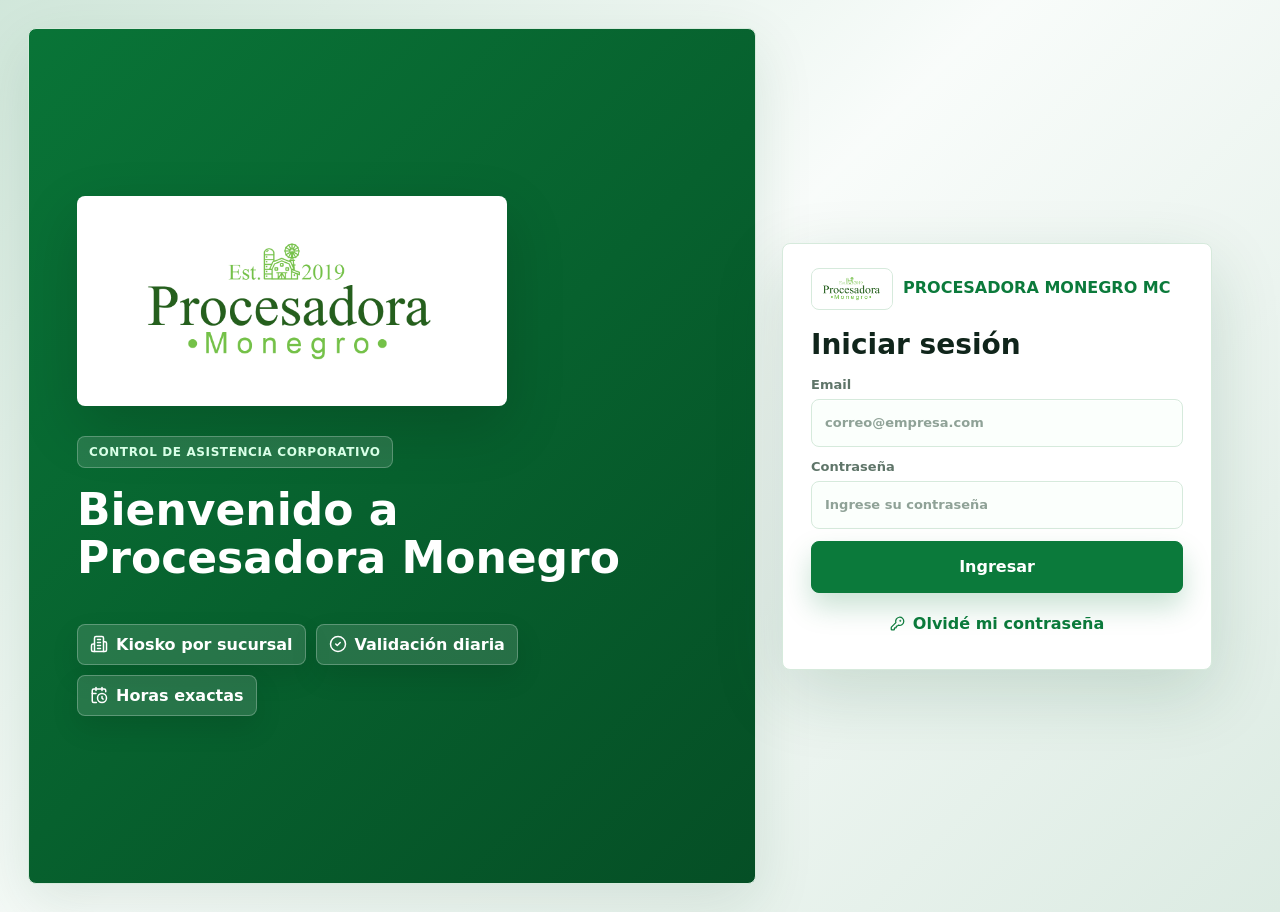
<file: index.html>
<!doctype html>
<html lang="es">
  <head>
    <meta charset="UTF-8" />
    <meta name="viewport" content="width=device-width, initial-scale=1.0" />
    <title>Procesadora Monegro | App oficial de asistencia y produccion</title>
    <meta name="description" content="Aplicacion oficial de Procesadora Monegro MC para asistencia, produccion, reportes de tienda, ventas y control operativo." />
    <meta name="application-name" content="Procesadora Monegro" />
    <meta name="theme-color" content="#0b7a3b" />
    <meta name="robots" content="index, follow" />
    <link rel="canonical" href="https://procesadoramonegro.com/" />
    <link rel="manifest" href="./site.webmanifest" />
    <link rel="icon" type="image/png" href="./assets/procesadora-monegro.png" />
    <link rel="apple-touch-icon" href="./assets/procesadora-monegro.png" />
    <meta property="og:site_name" content="Procesadora Monegro MC" />
    <meta property="og:title" content="Procesadora Monegro" />
    <meta property="og:description" content="Aplicacion oficial de Procesadora Monegro MC para asistencia, produccion y reportes operativos." />
    <meta property="og:type" content="website" />
    <meta property="og:url" content="https://procesadoramonegro.com/" />
    <meta property="og:image" content="https://procesadoramonegro.com/assets/procesadora-monegro.png" />
    <script type="application/ld+json">
      {
        "@context": "https://schema.org",
        "@graph": [
          {
            "@type": "Organization",
            "@id": "https://procesadoramonegro.com/#organization",
            "name": "Procesadora Monegro MC",
            "alternateName": ["Procesadora Monegro", "Procesadora Monegro MC"],
            "url": "https://procesadoramonegro.com/",
            "logo": "https://procesadoramonegro.com/assets/procesadora-monegro.png"
          },
          {
            "@type": "WebSite",
            "@id": "https://procesadoramonegro.com/#website",
            "name": "Procesadora Monegro",
            "url": "https://procesadoramonegro.com/",
            "publisher": {
              "@id": "https://procesadoramonegro.com/#organization"
            },
            "inLanguage": "es"
          },
          {
            "@type": "WebApplication",
            "@id": "https://procesadoramonegro.com/#app",
            "name": "Procesadora Monegro",
            "applicationCategory": "BusinessApplication",
            "operatingSystem": "Web",
            "url": "https://procesadoramonegro.com/",
            "description": "Aplicacion oficial de Procesadora Monegro MC para asistencia, produccion, reportes de tienda, ventas y control operativo.",
            "publisher": {
              "@id": "https://procesadoramonegro.com/#organization"
            }
          }
        ]
      }
    </script>
    <script type="module" crossorigin src="./assets/index-hgfBtBB6.js"></script>
    <link rel="stylesheet" crossorigin href="./assets/index-CM6Rj_T6.css">
  </head>
  <body>
    <div id="root"></div>
  </body>
</html>
</file>
<file: assets/index-CM6Rj_T6.css>
:root{color-scheme:light;--bg: #eef7f2;--panel: #ffffff;--panel-soft: #f5fbf7;--ink: #10251b;--muted: #5f7569;--line: #d6eadc;--green: #0b7a3b;--green-dark: #075e2d;--green-soft: #e7f7ed;--danger: #c2413a;--amber: #b7791f;--shadow: 0 20px 60px rgba(13, 80, 42, .12);font-family:Inter,ui-sans-serif,system-ui,-apple-system,BlinkMacSystemFont,Segoe UI,sans-serif}*{box-sizing:border-box}body{margin:0;background:var(--bg);color:var(--ink)}button,input,select,textarea{font:inherit}button,.button{min-height:42px;border:1px solid var(--line);border-radius:8px;background:var(--panel);color:var(--ink);padding:10px 14px;display:inline-flex;align-items:center;justify-content:center;gap:8px;cursor:pointer;text-decoration:none;font-weight:800}button:hover,.button:hover{border-color:var(--green)}button:disabled{opacity:.58;cursor:not-allowed}.primary{background:var(--green);border-color:var(--green);color:#fff}.primary:hover{background:var(--green-dark)}.danger{background:var(--danger);border-color:var(--danger);color:#fff}.ghost{background:transparent}.big-button{width:100%;min-height:52px;font-size:16px}.public-page{min-height:100vh;display:grid;grid-template-columns:minmax(560px,1fr) minmax(380px,470px);gap:26px;padding:28px;align-items:center;background:linear-gradient(135deg,#0b7a3b21,#ffffff9e 46%,#075e2d14),var(--bg)}.login-hero,.kiosk-shell,.auth-card,.panel,.hero-panel,.metric{background:var(--panel);border:1px solid var(--line);border-radius:8px;box-shadow:var(--shadow)}.login-hero{min-height:calc(100vh - 44px);padding:48px;display:flex;flex-direction:column;justify-content:center;background:linear-gradient(135deg,#097437f5,#054e25fa),#0b7a3b;color:#fff;overflow:hidden}.hero-logo-card{width:min(430px,100%);margin-bottom:30px;padding:16px;border-radius:8px;background:#fff;border:1px solid rgba(255,255,255,.34);box-shadow:0 22px 60px #00000029}.hero-logo{display:block;width:100%;max-height:210px;object-fit:contain}.hero-brand{width:fit-content;display:flex;align-items:center;gap:12px;color:#d9ffe7;font-weight:900;margin-bottom:18px;padding:8px 11px;border:1px solid rgba(255,255,255,.24);border-radius:8px;background:#ffffff1f;font-size:12px;text-transform:uppercase;letter-spacing:.05em}.login-hero h1{max-width:680px;margin:0 0 14px;font-size:44px;line-height:1.08;letter-spacing:0}.login-hero p{max-width:560px;margin:0;color:#eafff0;font-size:17px;line-height:1.5}.auth-highlights{display:flex;flex-wrap:wrap;gap:10px;margin-top:28px}.auth-highlights span{display:inline-flex;align-items:center;gap:8px;background:#ffffff21;border:1px solid rgba(255,255,255,.25);border-radius:8px;padding:10px 12px;font-weight:900;box-shadow:0 12px 28px #0000001a}.kiosk-shell{padding:22px}.kiosk-panel{display:grid;gap:20px}.kiosk-header{display:flex;align-items:flex-start;justify-content:space-between;gap:16px;padding:22px;border-radius:8px;background:linear-gradient(135deg,#0b7a3b,#0e9f4d);color:#fff}.kiosk-header h1{margin:5px 0 8px;font-size:36px;line-height:1.05;letter-spacing:0}.kiosk-header p{color:#e9fff0;margin:0;font-size:16px}.kiosk-header .eyebrow{color:#d9ffe7}.kiosk-badge{display:inline-flex;align-items:center;gap:8px;min-width:118px;justify-content:center;background:#ffffff24;border:1px solid rgba(255,255,255,.24);border-radius:8px;padding:12px;font-weight:900}.kiosk-step h2,.panel h2,.section-title h2{margin:0;font-size:20px;letter-spacing:0}.kiosk-step{display:grid;gap:12px}.branch-grid,.employee-grid{display:grid;grid-template-columns:repeat(auto-fill,minmax(190px,1fr));gap:12px}.branch-card,.employee-card{min-height:96px;align-items:flex-start;flex-direction:column;text-align:left;border:2px solid var(--line);background:#fff}.branch-card strong,.employee-card strong{font-size:17px}.branch-card span,.employee-card span{color:var(--muted);font-size:13px}.branch-card.active,.employee-card.active{border-color:var(--green);background:var(--green-soft);color:var(--green-dark)}.status-pill{width:fit-content;margin-top:6px;border-radius:999px;padding:5px 9px;font-size:12px;font-weight:900}.status-pill.pendiente{background:#f1f5f2;color:#5f7569}.status-pill.trabajando{background:#e4f7eb;color:var(--green)}.status-pill.descanso{background:#fff6dc;color:var(--amber)}.status-pill.cerrado{background:#edf4ff;color:#2563eb}.status-pill.danger{background:#fff0ed;color:#c23b32}.status-pill.attendance-status{margin-top:0;white-space:nowrap}.attendance-photo-link{display:inline-flex;align-items:center;gap:7px;padding:4px 8px 4px 4px;border:1px solid var(--line);border-radius:10px;background:#f7fcf9;color:var(--green-dark);font-size:12px;font-weight:900;text-decoration:none}.attendance-photo-link img{width:42px;height:34px;border-radius:7px;object-fit:cover;display:block}.permission-evidence-thumb{display:inline-grid;gap:6px;width:92px;color:var(--green-dark);font-size:11px;font-weight:900;text-align:center;text-decoration:none}.permission-evidence-thumb img{width:92px;height:64px;border:1px solid var(--line);border-radius:8px;object-fit:cover;background:#f7fcf9;display:block}.permission-evidence-thumb:hover img,.evidence-file-link:hover{border-color:var(--green);box-shadow:0 8px 18px #0f753a1f}.evidence-file-link{display:inline-flex;align-items:center;gap:7px;max-width:220px;padding:8px 10px;border:1px solid var(--line);border-radius:8px;color:var(--green-dark);font-size:12px;font-weight:900;text-decoration:none}.evidence-file-link span{overflow:hidden;text-overflow:ellipsis;white-space:nowrap}.success-empty{border-color:#bfe8cd;background:#f2fbf5;color:var(--green-dark)}.security-banner{display:flex;align-items:center;justify-content:space-between;gap:14px;margin-bottom:16px;padding:14px 16px;border:1px solid #bfe8cd;border-radius:8px;background:#f2fbf5;color:var(--green-dark);box-shadow:0 12px 34px #0d502a14}.security-banner.enabled{background:#edf8f1}.security-banner strong{display:inline-flex;align-items:center;gap:8px;color:var(--green-dark);font-size:15px}.security-banner p{margin:4px 0 0;color:var(--muted);font-weight:750}.security-banner>span{white-space:nowrap;font-weight:900}.two-factor-setup{display:grid;grid-template-columns:minmax(220px,1fr) 150px auto;align-items:end;gap:10px;min-width:min(720px,100%)}.two-factor-secret{display:grid;gap:4px}.two-factor-secret-row{display:flex;align-items:center;gap:8px;flex-wrap:wrap}.two-factor-secret span,.two-factor-secret small{color:var(--muted);font-size:12px;font-weight:800}.two-factor-secret strong{width:fit-content;padding:8px 10px;border:1px solid var(--line);border-radius:8px;background:#fff;color:var(--ink);font-family:ui-monospace,SFMono-Regular,Menlo,Consolas,monospace;letter-spacing:.08em}.icon-inline{display:inline-flex;align-items:center;gap:6px;min-height:36px}.security-audit-card{display:grid;grid-template-columns:minmax(280px,1fr) auto;align-items:center;gap:18px;border-color:#bfe8cd;background:linear-gradient(135deg,#0c7e3d14,#fffffff0),#fff}.security-audit-card.warning{border-color:#f0d58f;background:linear-gradient(135deg,#f3b4251f,#fffffff5),#fff}.security-audit-card h2{display:inline-flex;align-items:center;gap:8px;margin:4px 0 6px}.security-audit-card p{margin:0;color:var(--muted);font-weight:750;max-width:760px}.security-audit-metrics{display:grid;grid-template-columns:repeat(3,minmax(120px,1fr));gap:10px}.security-audit-metrics div{min-height:74px;padding:12px;border:1px solid var(--line);border-radius:8px;background:#ffffffd1}.security-audit-metrics span{display:block;color:var(--muted);font-size:12px;font-weight:900}.security-audit-metrics strong{display:block;margin-top:6px;color:var(--green-dark);font-size:18px}.missing-branches-table td{white-space:normal;vertical-align:top}.missing-branches-table td:last-child{min-width:260px}.missing-date-list{display:flex;flex-wrap:wrap;gap:6px;max-height:120px;overflow-y:auto}.missing-date-list span{display:inline-flex;align-items:center;min-height:26px;border:1px solid #f2c6bd;border-radius:999px;padding:3px 8px;background:#fff8f6;color:#a7332c;font-weight:850;font-size:12px}.product-date-list span{border-color:#bfe8cd;background:#f2fbf5;color:var(--green-dark)}.kiosk-actions{display:grid;grid-template-columns:minmax(260px,.9fr) minmax(260px,.8fr);gap:16px}.capture-card{display:grid;gap:12px;padding:16px;background:var(--panel-soft);border:1px solid var(--line);border-radius:8px}.capture-head strong{display:block;font-size:17px}.capture-head span{color:var(--muted);font-size:13px;font-weight:800}.upload-button{min-height:54px;display:flex;align-items:center;justify-content:center;gap:9px;border:2px dashed #b8dfc5;border-radius:8px;background:#fff;color:var(--green-dark);cursor:pointer}.upload-button:hover{border-color:var(--green);background:var(--green-soft)}.upload-button input{display:none}.notes-field textarea{background:#fff;min-height:120px}.photo-preview{width:100%;max-height:210px;object-fit:cover;border-radius:8px;border:1px solid var(--line)}.kiosk-buttons{display:grid;align-content:start;gap:12px}.selected-employee{min-height:54px;display:flex;align-items:center;justify-content:center;background:#fff;border:1px solid var(--line);border-radius:8px;color:var(--muted);font-weight:900}.kiosk-button{min-height:92px;font-size:22px;border-radius:8px}.soft-warning{background:#fff4d6;border-color:#f4d58a;color:#8a5600}.soft-warning:hover{border-color:var(--amber)}.soft-green{background:#e8f7ed;border-color:#a8dfb7;color:var(--green-dark)}.soft-green:hover{border-color:var(--green)}.kiosk-confirm{display:grid;grid-template-columns:auto 1fr auto;align-items:center;gap:14px;padding:16px;border-radius:8px;border:2px solid}.kiosk-confirm.success{color:var(--green-dark);background:#e8f8ee;border-color:#98d9ad}.kiosk-confirm.error-state{color:var(--danger);background:#fff3f1;border-color:#efc4bf;grid-template-columns:1fr}.kiosk-confirm strong{font-size:18px;display:block}.kiosk-confirm p{margin:3px 0 0}.kiosk-confirm img{width:92px;height:70px;object-fit:cover;border-radius:8px;border:1px solid #98d9ad}.auth-card{align-self:center;width:min(100%,430px);padding:24px 28px;box-shadow:0 24px 70px #0d502a29}.kiosk-app{min-height:100vh;background:var(--bg)}.kiosk-app-header{position:sticky;top:0;z-index:5;display:grid;grid-template-columns:1fr auto auto;gap:18px;align-items:center;padding:14px 22px;background:#fff;border-bottom:1px solid var(--line)}.kiosk-app-header .brand-row{margin:0}.kiosk-app-header strong{display:block;font-size:18px;color:var(--ink);text-align:right}.kiosk-app-header span{color:var(--muted);font-size:12px;font-weight:900}.kiosk-mobile-menu{display:none}.kiosk-menu-button{min-width:44px;min-height:44px;padding:8px;color:var(--green-dark);background:#fff;border-color:var(--line);box-shadow:0 10px 24px #0d502a14}.kiosk-session-menu{position:absolute;top:calc(100% + 8px);left:0;z-index:90;min-width:190px;padding:8px;border:1px solid var(--line);border-radius:12px;background:#fff;box-shadow:0 18px 42px #0d502a2e}.kiosk-session-menu button{width:100%;justify-content:flex-start;color:var(--green-dark);background:var(--panel-soft)}.kiosk-only{padding:22px;max-width:1280px;margin:0 auto}.kiosk-only .kiosk-panel{background:#fff;border:1px solid var(--line);border-radius:8px;box-shadow:var(--shadow);padding:22px}.brand-row{display:flex;align-items:center;gap:10px;font-weight:900;color:var(--green);margin-bottom:18px;line-height:1.15}.brand-row span{overflow-wrap:anywhere}.brand-row img{width:82px;height:42px;object-fit:contain;border-radius:8px;background:#fff;border:1px solid var(--line)}.auth-card .brand-row{margin-bottom:18px}.auth-tabs{display:grid;grid-template-columns:1fr 1fr;gap:8px;background:var(--panel-soft);border:1px solid var(--line);border-radius:8px;padding:5px;margin-bottom:26px}.auth-tabs button{border-color:transparent;background:transparent}.auth-tabs .active{background:#fff;border-color:var(--line);color:var(--green)}.auth-card h2{margin:0 0 6px;font-size:28px;letter-spacing:0}.auth-card p,.topbar p,.report-head p,.hero-panel p{color:var(--muted);margin:0;line-height:1.5}.form-stack{display:grid;gap:12px;margin-top:16px}label{display:grid;gap:7px;color:var(--muted);font-size:13px;font-weight:900}.field-help{color:var(--muted);font-size:12px;font-weight:700}input,select,textarea{width:100%;min-height:46px;border:1px solid var(--line);border-radius:8px;padding:11px 13px;background:#fbfffc;color:var(--ink)}.auth-card input{min-height:48px;font-weight:750;box-shadow:inset 0 1px #ffffffbf}input::placeholder,textarea::placeholder{color:#8fa297}input:focus,select:focus,textarea:focus{outline:3px solid rgba(11,122,59,.14);border-color:var(--green)}textarea{min-height:92px;resize:vertical}.error,.notice{border-radius:8px;padding:11px 12px;font-size:13px;line-height:1.45;overflow-wrap:anywhere}.error{background:#fff2f0;color:var(--danger);border:1px solid #efc4bf}.notice{background:#e8f7ed;color:var(--green-dark);border:1px solid #b9e5c7;margin-bottom:16px}.link-button{width:100%;margin-top:10px;border-color:transparent;color:var(--green);background:transparent}.big-button.primary{box-shadow:0 14px 28px #0b7a3b38}.big-button.primary:hover{box-shadow:0 18px 34px #075e2d40}.app{min-height:100vh;display:grid;grid-template-columns:270px minmax(0,1fr)}.sidebar{position:sticky;top:0;height:100vh;background:#083b20;color:#fff;padding:22px;display:flex;flex-direction:column}.sidebar .brand-row{color:#fff;margin-bottom:20px}.sidebar .brand-row img{border-color:#ffffff38}.user-card{background:#ffffff1a;border:1px solid rgba(255,255,255,.16);border-radius:8px;padding:14px;margin-bottom:18px}.user-card strong{display:block;font-size:15px}.user-card span{color:#bde8c9;font-size:12px;font-weight:900}.sidebar nav{display:grid;gap:6px;flex:1;min-height:0;overflow-y:visible;overflow-x:hidden;align-content:start;padding-right:0}.sidebar nav button,.logout{color:#e8fff0;border-color:transparent;justify-content:flex-start;background:transparent;min-height:46px;padding:10px 14px;font-size:16px;font-weight:950;line-height:1.15}.sidebar nav button:hover,.sidebar nav .active{background:#ffffff24;color:#fff}.logout{margin-top:14px;flex-shrink:0}.grouped-nav{gap:7px}.nav-group{display:grid;gap:5px}.nav-group-toggle{width:100%;min-height:46px;color:#e8fff0;border-color:transparent;justify-content:flex-start;background:transparent;font-size:16px;font-weight:950;text-transform:none;letter-spacing:0;padding:10px 14px}.nav-group-toggle b{display:none}.nav-group-items{display:grid;gap:5px;padding-left:10px;border-left:1px solid rgba(255,255,255,.13);margin-left:10px}.sidebar nav button.nested{min-height:36px;padding:7px 10px;color:#dff9e8;background:#ffffff0a;font-size:15px;font-weight:900}.sidebar nav button.nested.active{background:#ffffff24;box-shadow:inset 3px 0 #a8efbd}.content{padding:28px;max-width:none;width:100%;min-width:0}.topbar{display:flex;align-items:flex-start;justify-content:space-between;gap:16px;margin-bottom:20px}.topbar h1{margin:4px 0;font-size:30px;letter-spacing:0}.top-actions{display:flex;gap:10px;align-items:center}.top-actions select{min-width:220px}.searchable-filter{min-width:340px}.searchable-filter input{min-height:42px;background:#fff}.eyebrow{color:var(--green);font-size:12px;font-weight:900;text-transform:uppercase;letter-spacing:.06em}.mobile-nav-trigger,.mobile-nav-backdrop,.mobile-topbar-subtitle{display:none}.mobile-client-app{display:block;min-height:100dvh;background:#eef8f2}.mobile-client-app .mobile-nav-backdrop{position:fixed;top:0;right:0;bottom:0;left:0;z-index:180;display:block;min-height:0;padding:0;border:0;border-radius:0;background:#031c0f7a}.mobile-client-app .sidebar{position:fixed;inset:0 auto 0 0;z-index:190;width:min(84vw,332px);height:100dvh;padding:calc(16px + env(safe-area-inset-top)) 14px calc(18px + env(safe-area-inset-bottom));overflow-y:auto;transform:translate(-104%);transition:transform .2s ease;box-shadow:28px 0 55px #031c0f47}.mobile-client-app.mobile-nav-open .sidebar{transform:translate(0)}.mobile-client-app .sidebar .brand-row{align-items:center;margin-bottom:16px}.mobile-client-app .sidebar .brand-row img{width:104px;height:58px}.mobile-client-app .sidebar .brand-row strong{font-size:16px;line-height:1.08}.mobile-client-app .user-card{margin-bottom:18px;border-radius:8px;padding:14px}.mobile-client-app .sidebar nav{grid-template-columns:1fr;gap:12px;overflow:visible}.mobile-client-app .nav-group{gap:7px}.mobile-client-app .nav-group-toggle{border-radius:8px;background:#ffffff14}.mobile-client-app .nav-group-items{gap:7px;margin-left:12px;padding-left:10px}.mobile-client-app .sidebar nav button,.mobile-client-app .logout{width:100%;min-height:48px;border-radius:8px;font-size:15px}.mobile-client-app .logout{margin-top:22px;border-color:#ffffff2e;background:#ffffff0f}.mobile-client-app .content{width:100%;min-height:100dvh;padding:calc(10px + env(safe-area-inset-top)) 10px calc(90px + env(safe-area-inset-bottom))}.mobile-client-app .topbar{position:sticky;top:0;z-index:80;display:grid;grid-template-columns:auto minmax(0,1fr);align-items:center;gap:10px;margin:-10px -10px 12px;padding:calc(10px + env(safe-area-inset-top)) 10px 10px;border-bottom:1px solid rgba(188,224,201,.9);background:#eef8f2f5;-webkit-backdrop-filter:blur(12px);backdrop-filter:blur(12px)}.mobile-client-app .mobile-nav-trigger{display:inline-flex;width:46px;min-width:46px;height:46px;min-height:46px;align-items:center;justify-content:center;padding:0;border-radius:8px;border-color:#cfe7d8;background:#fff;color:#083b20}.mobile-client-app .topbar h1{margin:2px 0 0;font-size:25px;line-height:1.04}.mobile-client-app .mobile-topbar-subtitle{display:block;margin:5px 0 0;color:#5c7065;font-size:13px;font-weight:900}.mobile-client-app .top-actions{grid-column:1 / -1;width:100%;display:grid;grid-template-columns:1fr}.mobile-client-app .top-actions .ghost{width:100%;justify-content:center}.mobile-client-app .panel,.mobile-client-app .hero-panel,.mobile-client-app .metric{border-radius:8px;padding:16px;box-shadow:0 13px 32px #0d502a14}.mobile-client-app .stack{gap:12px}.mobile-client-app .dashboard-grid,.mobile-client-app .production-grid,.mobile-client-app .production-kpis,.mobile-client-app .kpis,.mobile-client-app .admin-alert-grid,.mobile-client-app .admin-summary-grid,.mobile-client-app .dashboard-panel-grid,.mobile-client-app .balance-grid,.mobile-client-app .branch-report-grid,.mobile-client-app .daily-production-layout,.mobile-client-app .product-summary-layout,.mobile-client-app .production-filters,.mobile-client-app .ops-filters,.mobile-client-app .branch-report-form{grid-template-columns:1fr}.mobile-client-app .section-title{align-items:flex-start;flex-direction:column;gap:8px}.mobile-client-app .section-actions{width:100%;justify-content:flex-start}.mobile-client-app .table-wrap{border-radius:8px;overflow-x:auto}.mobile-branch-list{display:grid;gap:10px}.mobile-branch-card{width:100%;min-height:88px;display:grid;gap:5px;align-items:center;justify-items:start;text-align:left;padding:14px;border:1px solid #cfe7d8;border-radius:8px;background:#f8fcfa;color:#061e15}.mobile-branch-card.active{border-color:var(--green);box-shadow:inset 4px 0 0 var(--green)}.mobile-branch-card span{color:var(--green);font-size:12px;font-weight:950}.mobile-branch-card strong{font-size:16px;line-height:1.15}.mobile-branch-card small{color:#5c7065;font-size:13px;font-weight:850}.mobile-branch-card.missing{padding:0;overflow:hidden;background:snow;border-color:#f0c6c0}.mobile-branch-card.missing>button{width:100%;min-height:88px;display:grid;justify-items:start;gap:5px;padding:14px;border:0;background:transparent;text-align:left}.mobile-missing-dates{padding:0 14px 14px}.dashboard-grid{display:grid;grid-template-columns:1.4fr repeat(3,minmax(155px,.55fr));gap:16px}.hero-panel{padding:24px;background:#fff}.hero-panel h2{margin:8px 0;font-size:28px;letter-spacing:0}.metric{padding:18px;display:grid;align-content:center}.metric span{color:var(--muted);font-size:12px;font-weight:900;text-transform:uppercase;letter-spacing:.05em}.metric strong{margin-top:6px;font-size:28px}.wide{grid-column:1 / -1}.stack{display:grid;gap:18px}.panel{padding:18px;min-width:0}.section-title{display:flex;align-items:center;justify-content:space-between;gap:12px;margin-bottom:16px}.section-title span{color:var(--muted);font-size:12px;font-weight:900}.section-actions{display:flex;align-items:center;justify-content:flex-end;gap:10px;flex-wrap:wrap}.admin-dashboard-hero{display:grid;grid-template-columns:minmax(260px,1fr) auto auto;align-items:center;gap:14px;background:linear-gradient(135deg,#0b7a3b17,#fff0 52%),#fff}.admin-dashboard-hero h2{margin:5px 0 4px;font-size:28px}.admin-dashboard-hero p{margin:0;color:var(--muted);font-weight:800}.quick-actions{position:relative;justify-self:end}.quick-actions-trigger{min-width:190px;justify-content:center;gap:8px}.quick-actions-menu{position:absolute;top:calc(100% + 8px);right:0;z-index:40;display:grid;gap:6px;width:230px;padding:8px;border:1px solid var(--line);border-radius:8px;background:#fff;box-shadow:0 18px 42px #0d502a2e}.quick-actions-menu button{min-height:38px;justify-content:flex-start;color:var(--green-dark);background:var(--panel-soft);border-color:transparent;box-shadow:none}.quick-actions-menu button:hover{border-color:#bfe8cd;background:#fff}.admin-refresh{justify-self:end;white-space:nowrap}.admin-alert-grid,.admin-summary-grid,.balance-grid{display:grid;grid-template-columns:repeat(4,minmax(180px,1fr));gap:12px}.admin-summary-grid{grid-template-columns:repeat(5,minmax(160px,1fr))}.admin-alert-card,.admin-metric-card,.balance-card{display:grid;align-content:start;gap:9px;min-height:158px;padding:14px;border:1px solid var(--line);border-radius:8px;background:#fbfffc}.admin-alert-card.danger,.admin-alert-card.warning{background:#fbfffc}.admin-card-head{display:flex;align-items:center;gap:8px;color:var(--green-dark);font-size:12px;font-weight:950}.admin-alert-card strong,.admin-metric-card strong,.balance-card>strong{min-width:0;color:var(--ink);font-size:26px;line-height:1.1;overflow:hidden;text-overflow:ellipsis}.admin-metric-card strong{font-size:24px;white-space:nowrap}.admin-alert-card ul,.balance-card ul{display:grid;gap:6px;margin:0;padding:0;list-style:none}.admin-alert-card li,.balance-card li,.admin-alert-card p,.balance-card p,.admin-alert-card small,.admin-metric-card small{color:var(--muted);font-size:12px;font-weight:850;line-height:1.35}.alert-detail-button{width:100%;min-height:36px;margin-top:2px;padding:7px 10px;color:var(--green);background:#fff;border-color:#bfe8cd;border-radius:8px;box-shadow:none}.alert-detail-button:hover{background:var(--green-soft);border-color:var(--green)}.admin-alert-detail{scroll-margin-top:92px;border-color:#bfe8cd;background:linear-gradient(180deg,#0b7a3b0d,#fff0 160px),#fff}.admin-alert-detail .section-title h2{color:var(--ink)}.admin-alert-detail.danger{border-color:#efc4bf;background:linear-gradient(180deg,#c23b320f,#fff0 160px),#fff}.admin-alert-detail.warning{border-color:#f1d58f;background:linear-gradient(180deg,#c0841912,#fff0 160px),#fff}.admin-alert-detail .section-title p{margin:4px 0 0;color:var(--muted);font-weight:800}.admin-alert-detail-list{display:grid;grid-template-columns:repeat(auto-fit,minmax(280px,1fr));gap:10px;max-height:520px;overflow:auto;padding-right:4px}.admin-alert-detail-row{display:grid;grid-template-columns:34px 1fr;gap:10px;align-items:flex-start;padding:11px;border:1px solid var(--line);border-radius:8px;background:#fbfffc}.admin-alert-detail-row>b{display:grid;place-items:center;width:28px;height:28px;border-radius:999px;color:#fff;background:var(--green);font-size:12px}.admin-alert-detail-row strong,.admin-alert-detail-row span,.admin-alert-detail-row small{display:block;min-width:0}.admin-alert-detail-row strong{color:var(--ink);overflow-wrap:anywhere}.admin-alert-detail-row span{margin-top:3px;color:var(--muted);font-size:12px;font-weight:900}.admin-alert-detail-row small{margin-top:4px;color:var(--green-dark);font-size:11px;font-weight:850}.alert-row-action{min-height:32px;margin-top:8px;padding:6px 10px;color:var(--green);background:#fff;border-color:#bfe8cd;border-radius:8px;box-shadow:none;font-size:12px}.alert-row-action:hover{background:var(--green-soft);border-color:var(--green)}.balance-card li{display:flex;justify-content:space-between;gap:10px}.balance-card li span{min-width:0;overflow:hidden;text-overflow:ellipsis;white-space:nowrap}.dashboard-panel-grid{display:grid;grid-template-columns:repeat(3,minmax(220px,1fr));gap:18px}.admin-rank-panel{min-height:320px}.admin-rank-list{display:grid;gap:9px}.admin-rank-row{display:grid;grid-template-columns:34px 1fr;align-items:center;gap:10px;padding:10px;border:1px solid var(--line);border-radius:8px;background:var(--panel-soft)}.admin-rank-row>b{display:grid;place-items:center;width:30px;height:30px;border-radius:999px;color:#fff;background:var(--green)}.admin-rank-row strong,.admin-rank-row span{display:block;min-width:0}.admin-rank-row strong{color:var(--ink);overflow-wrap:anywhere}.admin-rank-row span{margin-top:3px;color:var(--muted);font-size:12px;font-weight:900}.button-row{display:flex;gap:10px;flex-wrap:wrap}.export-button{min-height:34px;padding:7px 11px;border-radius:8px;font-size:12px;box-shadow:none}.export-button:disabled{opacity:.55;cursor:not-allowed}.import-panel{background:linear-gradient(135deg,#08843e14,#ffffffeb),#fff}.import-form{display:grid;grid-template-columns:minmax(260px,1fr) auto;gap:12px;align-items:center}.file-drop{min-height:54px;display:flex;align-items:center;gap:12px;padding:14px 16px;border:1px dashed #9ad4ae;border-radius:9px;background:#f8fffa;color:var(--green-dark);font-weight:900;cursor:pointer}.file-drop input{display:none}.import-result{margin-top:14px;padding:14px;border:1px solid var(--line);border-radius:9px;background:#fbfefc}.import-result-grid{margin-top:10px;display:grid;grid-template-columns:repeat(auto-fit,minmax(140px,1fr));gap:10px}.import-result-grid>div{padding:12px;border:1px solid var(--line);border-radius:8px;background:#fff}.import-result-grid span,.import-result-grid small{display:block;color:var(--muted);font-weight:850}.import-result-grid strong{display:block;margin:4px 0;font-size:24px}.inline-form{display:grid;grid-template-columns:repeat(4,minmax(150px,1fr));gap:10px;margin-bottom:16px}.inline-form.user-form{grid-template-columns:repeat(auto-fit,minmax(155px,1fr))}.role-permissions-box{grid-column:1 / -1;display:grid;grid-template-columns:minmax(180px,.35fr) 1fr;gap:14px;padding:14px;border:1px solid var(--line);border-radius:9px;background:#f8fffa}.role-permissions-box strong,.role-permissions-box span{display:block}.role-permissions-box span{margin-top:4px;color:var(--muted);font-size:12px;font-weight:850}.permission-grid{display:grid;grid-template-columns:repeat(auto-fit,minmax(155px,1fr));gap:8px}.permission-grid label{min-height:38px;display:flex;align-items:center;gap:8px;padding:9px 10px;border:1px solid var(--line);border-radius:8px;background:#fff;font-weight:900}.permission-grid label.checked{border-color:#0b8a43;background:#e8f8ee;color:#006b32}.inline-form.branch-form{grid-template-columns:repeat(6,minmax(130px,1fr))}.inline-form.attendance-edit-form{grid-template-columns:repeat(7,minmax(130px,1fr));padding:14px;border:1px solid var(--line);border-radius:8px;background:var(--panel-soft)}.table-wrap{overflow-x:auto;border:1px solid var(--line);border-radius:8px}table{width:100%;border-collapse:collapse;font-size:13px}th,td{text-align:left;padding:11px 12px;border-bottom:1px solid var(--line);white-space:nowrap}th{background:var(--panel-soft);color:var(--muted);font-size:12px;font-weight:900}tr:last-child td{border-bottom:0}.empty{color:var(--muted);padding:20px;border:1px dashed var(--line);border-radius:8px}.row-actions{display:flex;gap:6px}.row-actions button{min-height:34px;padding:6px 9px}.table-action{min-height:32px;padding:6px 12px;border-radius:7px;font-size:12px;box-shadow:none}.clickable-row{cursor:pointer}.clickable-row:focus-visible td,.clickable-row:hover td{background:#f2fbf5}.branch-summary-table tr.selected-row td{background:#e8f7ed;color:var(--green-dark);font-weight:850}.branch-summary-table tbody tr:hover td{background:#f2fbf5}.branch-summary-panel,.production-detail-panel{width:100%}.production-detail-panel{scroll-margin-top:88px}.product-summary-block{display:grid;gap:14px;margin-bottom:20px}.daily-production-block{display:grid;gap:14px;margin-bottom:22px}.product-summary-title{margin-bottom:0}.product-summary-title h3,.daily-report-title h3{margin:0;font-size:20px}.product-summary-title p,.daily-report-title p{margin:4px 0 0;color:var(--muted);font-weight:800}.product-summary-layout{display:grid;grid-template-columns:minmax(420px,1fr) minmax(360px,.82fr);gap:16px;align-items:start}.daily-production-layout{display:grid;grid-template-columns:minmax(420px,.88fr) minmax(420px,1fr);gap:16px;align-items:start}.daily-production-table table{min-width:720px}.daily-production-table tr.selected-row td{background:#e8f7ed;color:var(--green-dark);font-weight:850}.daily-production-detail-card{display:grid;gap:12px;padding:14px;border:1px solid var(--line);border-radius:8px;background:linear-gradient(180deg,#0b7a3b12,#fff0 180px),#fff}.daily-production-detail-head{display:flex;justify-content:space-between;gap:12px;align-items:flex-start}.daily-production-detail-head h3{margin:3px 0 0;font-size:24px;line-height:1.12}.daily-production-detail-head p{margin:4px 0 0;color:var(--muted);font-weight:850}.daily-production-detail-head strong{color:var(--green);font-size:22px;white-space:nowrap}.daily-production-items-table table{min-width:560px}.daily-production-items-table td{white-space:normal;vertical-align:top}.daily-production-items-table .quantity-col{width:105px;text-align:right;font-weight:850}.daily-production-photo-row{display:grid;gap:8px;padding:10px;border:1px solid var(--line);border-radius:8px;background:var(--panel-soft)}.daily-production-photo-row>span{color:var(--muted);font-size:12px;font-weight:900}.product-summary-table table{min-width:720px}.product-summary-table th:nth-child(1),.product-summary-table td:nth-child(1){min-width:310px;white-space:normal;overflow-wrap:anywhere}.product-summary-table th:nth-child(2),.product-summary-table td:nth-child(2),.product-summary-table th:nth-child(3),.product-summary-table td:nth-child(3){width:120px;text-align:right}.product-summary-table th:nth-child(4),.product-summary-table td:nth-child(4){width:120px;text-align:center}.product-summary-table tr.selected-row td{background:#e8f7ed;color:var(--green-dark);font-weight:850}.product-breakdown-card{display:grid;gap:12px;padding:14px;border:1px solid var(--line);border-radius:8px;background:linear-gradient(180deg,#0b7a3b0f,#fff0 180px),#fff}.product-breakdown-head{display:flex;justify-content:space-between;gap:12px;align-items:flex-start}.product-breakdown-head h3{margin:3px 0 0;font-size:18px;line-height:1.2;overflow-wrap:anywhere}.product-breakdown-head strong{color:var(--green);font-size:20px;white-space:nowrap}.product-breakdown-meta{display:flex;gap:8px;flex-wrap:wrap}.product-breakdown-meta span{padding:6px 10px;border:1px solid var(--line);border-radius:999px;background:var(--panel-soft);color:var(--muted);font-size:12px;font-weight:900}.product-breakdown-table table{min-width:520px}.product-breakdown-table .quantity-col{width:105px;text-align:right;font-weight:850}.product-breakdown-table .photo-col{width:70px;text-align:center}.product-breakdown-table td{white-space:normal;vertical-align:top}.daily-report-title{margin:4px 0 12px}.production-detail-panel .production-report-list{max-height:760px;overflow-y:auto;padding-right:6px}.danger-mini{color:#fff;background:var(--danger);border-color:var(--danger)}.employees-panel{width:100%}.employees-panel .section-title{align-items:flex-start}.table-scroll-shell{display:grid;gap:6px}.table-scroll-floating{position:fixed;bottom:12px;z-index:50;height:18px;padding:4px 0;overflow-x:auto;overflow-y:hidden;border-radius:999px;background:linear-gradient(180deg,#f6fcf8f5,#eaf7eff5);border:1px solid rgba(166,207,184,.8);box-shadow:0 10px 24px #0d502a29}.table-scroll-spacer{height:1px}.table-scroll-floating::-webkit-scrollbar,.table-scroll-main::-webkit-scrollbar{height:8px}.table-scroll-floating::-webkit-scrollbar-track,.table-scroll-main::-webkit-scrollbar-track{background:#e9f5ee;border-radius:999px}.table-scroll-floating::-webkit-scrollbar-thumb,.table-scroll-main::-webkit-scrollbar-thumb{background:#a7cdb8;border-radius:999px}.employees-table .table-scroll-main{scrollbar-width:none}.employees-table .table-scroll-main::-webkit-scrollbar{height:0;width:0}.protected-pill{display:inline-flex;align-items:center;min-height:30px;padding:5px 10px;border-radius:999px;background:#eef7f2;border:1px solid var(--line);color:var(--muted);font-weight:900}.employees-table table{min-width:1520px}.employee-view-actions .ghost{min-height:34px;padding:7px 12px;font-size:12px;box-shadow:none}.employee-view-actions .ghost.active{background:var(--green);border-color:var(--green);color:#fff}.empty-cell{padding:22px;color:var(--muted);font-weight:800;text-align:center}.employees-table th,.employees-table td{white-space:normal;vertical-align:top}.employees-table th:nth-child(1),.employees-table td:nth-child(1){min-width:230px}.employees-table th:nth-child(8),.employees-table td:nth-child(8){min-width:170px}.employees-table th:nth-child(9),.employees-table td:nth-child(9){min-width:250px;overflow-wrap:anywhere}.employees-table th:nth-child(10),.employees-table td:nth-child(10){min-width:260px;overflow-wrap:anywhere}.report-head{display:flex;align-items:flex-start;justify-content:space-between;gap:12px;margin-bottom:16px}.report-head h2{margin:0 0 4px}.reports-export-page{max-width:1280px}.report-export-hero{background:linear-gradient(135deg,#0b7a3b14,#fffffff5 58%),#fff}.report-module-grid{display:grid;grid-template-columns:repeat(3,minmax(180px,1fr));gap:12px}.report-module-card{min-height:150px;align-items:flex-start;justify-content:flex-start;flex-direction:column;text-align:left;background:#fff;border:1px solid var(--line);color:var(--ink);box-shadow:none}.report-module-card svg{color:var(--green)}.report-module-card span{font-size:20px;font-weight:950}.report-module-card small{color:var(--muted);font-weight:800;line-height:1.45}.report-module-card.active{border-color:var(--green);background:var(--green-soft);color:var(--green-dark);box-shadow:0 14px 30px #0b7a3b1f}.report-export-builder{display:grid;gap:16px}.report-filter-grid{display:grid;grid-template-columns:repeat(4,minmax(160px,1fr));gap:12px}.report-filter-grid label{display:grid;gap:7px;color:var(--muted);font-size:12px;font-weight:900;text-transform:uppercase}.report-filter-grid input,.report-filter-grid select{min-height:48px;border:1px solid var(--line);border-radius:8px;padding:10px 12px;background:#fff;color:var(--ink);font-weight:750;text-transform:none}.report-field-panel{display:grid;gap:12px;padding:14px;border:1px solid var(--line);border-radius:8px;background:#fbfefc}.report-field-head{display:flex;align-items:center;justify-content:space-between;gap:12px}.report-field-head strong,.report-field-head span{display:block}.report-field-head strong{font-size:17px}.report-field-head span{margin-top:3px;color:var(--muted);font-size:12px;font-weight:850}.report-field-grid{display:grid;grid-template-columns:repeat(auto-fit,minmax(190px,1fr));gap:10px}.report-field-option{min-height:48px;display:flex;align-items:center;gap:10px;padding:10px 12px;border:1px solid var(--line);border-radius:8px;background:#fff;color:var(--muted);font-weight:900;cursor:pointer}.report-field-option input{width:18px;height:18px;accent-color:var(--green)}.report-field-option.active{border-color:#addfbc;background:var(--green-soft);color:var(--green-dark)}.report-export-note{display:flex;align-items:center;gap:9px;padding:12px 14px;border:1px solid #bfe8cd;border-radius:8px;background:#f2fbf5;color:var(--green-dark);font-weight:850}.kpis{display:grid;grid-template-columns:repeat(3,minmax(120px,1fr));gap:12px;margin-bottom:16px}.kpis div{background:var(--panel-soft);border:1px solid var(--line);border-radius:8px;padding:12px}.kpis span{display:block;color:var(--muted);font-size:12px;font-weight:900}.kpis strong{display:block;margin-top:4px;font-size:22px}.kpis small{display:block;margin-top:6px;color:var(--muted);font-weight:900}.production-page .report-head{align-items:flex-start}.production-filters{display:grid;grid-template-columns:repeat(4,minmax(150px,1fr));gap:10px;min-width:min(940px,100%);align-items:start}.production-filters input,.production-filters select{min-height:42px;padding:9px 12px}.production-filters .searchable-filter{min-width:0}.production-filters .searchable-filter input{width:100%;min-height:42px}.product-branch-panel .table-wrap table{min-width:760px}.products-page{max-width:1320px}.products-hero-panel{background:linear-gradient(135deg,#0b7a3b14,#fff0 55%),#fff}.compact-panel-head{justify-content:flex-end;margin-bottom:8px}.product-count-pill{display:inline-flex;align-items:center;gap:8px;min-height:40px;padding:8px 13px;border:1px solid var(--line);border-radius:999px;background:#f2fbf5;color:var(--green-dark);font-weight:900}.product-add-form{display:grid;grid-template-columns:minmax(260px,1fr) 220px;gap:12px;align-items:end;margin-top:16px}.product-add-form label{margin:0}.product-add-form button{min-height:48px}.product-search-input{width:min(360px,100%);min-height:44px}.product-card-grid{display:grid;grid-template-columns:repeat(auto-fill,minmax(280px,1fr));gap:12px}.product-card{display:flex;justify-content:space-between;gap:12px;align-items:flex-start;padding:14px;border:1px solid var(--line);border-radius:8px;background:var(--panel-soft)}.product-card span{display:block;margin-bottom:4px;color:var(--muted);font-size:12px;font-weight:900}.product-card strong{display:block;color:var(--ink);line-height:1.25;overflow-wrap:anywhere}.product-card button{min-height:34px;padding:7px 10px;font-size:12px;white-space:nowrap}.attendance-control-filters{grid-template-columns:repeat(3,minmax(150px,1fr))}.date-only-filters{grid-template-columns:repeat(2,minmax(150px,1fr))}.ops-filters{grid-template-columns:repeat(4,minmax(150px,1fr))}.selected-filter{min-height:46px;display:flex;align-items:center;border:1px solid var(--line);border-radius:8px;background:#fbfffc;color:var(--green-dark);padding:10px 12px;font-weight:900}.inner-panel{box-shadow:none;background:#fff}.compact-notice{margin:-4px 0 12px;padding:9px 11px}.production-kpis{grid-template-columns:repeat(4,minmax(170px,1fr))}.production-kpis div{min-height:96px;background:linear-gradient(180deg,#fff,#f4fbf7);box-shadow:0 12px 34px #0d502a14}.production-kpis strong{font-size:21px;line-height:1.1;overflow-wrap:anywhere}.production-grid{grid-template-columns:repeat(2,minmax(280px,1fr))}.chart-panel{min-height:360px}.bar-list{display:grid;gap:12px}.bar-row{display:grid;grid-template-columns:minmax(150px,1.4fr) minmax(120px,2fr) 86px;align-items:center;gap:10px;font-size:12px;font-weight:850}.bar-row span{color:var(--ink);overflow:hidden;text-overflow:ellipsis;white-space:nowrap}.bar-row div{height:13px;border-radius:999px;background:#e5f4eb;overflow:hidden}.bar-row i{display:block;height:100%;border-radius:999px;background:linear-gradient(90deg,var(--green),#42b96d)}.bar-row strong{text-align:right}.line-trend{width:100%;min-height:280px;border-radius:8px;background:linear-gradient(to right,rgba(11,122,59,.08) 1px,transparent 1px),linear-gradient(to bottom,rgba(11,122,59,.08) 1px,transparent 1px),#fbfffc;background-size:12.5% 25%;border:1px solid var(--line)}.chart-legend{display:flex;gap:14px;flex-wrap:wrap;color:var(--muted);font-size:12px;font-weight:900;margin-bottom:10px}.chart-legend span{display:inline-flex;align-items:center;gap:6px}.chart-legend i{width:18px;height:5px;border-radius:999px;display:inline-block}.legend-produced{background:var(--green)}.legend-sold{background:#2563eb}.comparison-bars{display:grid;gap:14px}.comparison-row{display:grid;gap:8px;padding:12px;border:1px solid var(--line);border-radius:8px;background:var(--panel-soft)}.comparison-label{display:flex;align-items:flex-start;justify-content:space-between;gap:10px}.comparison-label strong{line-height:1.2;overflow-wrap:anywhere}.comparison-label span{color:var(--muted);font-size:12px;font-weight:900;white-space:nowrap}.comparison-track{display:grid;grid-template-columns:46px 1fr 78px;align-items:center;gap:9px;font-size:12px;font-weight:900}.comparison-track span{color:var(--muted)}.comparison-track div{height:11px;border-radius:999px;overflow:hidden;background:#e5f4eb}.comparison-track i{display:block;height:100%;border-radius:999px}.produced-bar{background:linear-gradient(90deg,var(--green),#42b96d)}.sold-bar{background:linear-gradient(90deg,#2563eb,#60a5fa)}.comparison-track b{text-align:right}.analysis-launch-card{display:flex;align-items:center;justify-content:space-between;gap:18px}.analysis-launch-card h2{margin:4px 0 6px}.analysis-launch-card p{margin:0;color:var(--muted);font-weight:750}.analysis-detail-toolbar{display:grid;grid-template-columns:minmax(260px,430px) auto;align-items:center;gap:12px;margin-bottom:14px}.analysis-detail-toolbar select{min-height:46px}.analysis-detail-toolbar span{color:var(--muted);font-size:13px;font-weight:900}.analysis-pill{display:inline-flex;align-items:center;min-height:28px;border-radius:999px;padding:5px 10px;font-size:12px;font-weight:950}.ok-status{background:var(--green-soft);color:var(--green-dark)}.warning-status{background:#fff6dc;color:var(--amber)}.danger-status{background:#fff0ee;color:var(--danger)}.analysis-timeline{display:grid;gap:14px}.analysis-day{border:1px solid var(--line);border-radius:8px;background:#fff;overflow:hidden}.analysis-day-head{display:flex;align-items:flex-start;justify-content:space-between;gap:12px;padding:14px 16px;background:var(--panel-soft);border-bottom:1px solid var(--line)}.analysis-date{display:block;color:var(--green-dark);font-size:18px;font-weight:950}.analysis-day-head strong{display:block;margin-top:3px;color:var(--muted);font-size:12px}.analysis-day-status{display:flex;flex-wrap:wrap;justify-content:flex-end;gap:8px}.analysis-day-kpis{display:grid;grid-template-columns:repeat(3,minmax(130px,1fr));gap:10px;padding:12px 16px;border-bottom:1px solid var(--line)}.analysis-day-kpis div{border:1px solid var(--line);border-radius:8px;padding:10px 12px;background:#fff}.analysis-day-kpis span{display:block;color:var(--muted);font-size:11px;font-weight:900;text-transform:uppercase}.analysis-day-kpis strong{display:block;margin-top:3px;font-size:18px}.analysis-items{display:grid}.analysis-item{display:grid;grid-template-columns:minmax(180px,1.2fr) minmax(120px,.8fr) repeat(3,minmax(100px,.75fr)) minmax(120px,.8fr);gap:12px;align-items:center;padding:12px 16px;border-bottom:1px solid var(--line)}.analysis-item:last-child{border-bottom:0}.analysis-item-header{min-height:40px;padding-top:9px;padding-bottom:9px;color:var(--muted);background:#fbfefc;font-size:11px;font-weight:950;text-transform:uppercase}.analysis-item-header span:nth-child(n+3),.analysis-item>b{text-align:right}.analysis-item>span:nth-child(2){font-weight:850}.analysis-product{display:grid;gap:4px}.analysis-product strong{line-height:1.25;overflow-wrap:anywhere}.analysis-product small{color:var(--green-dark);font-weight:950}.positive-number{color:var(--green-dark)}.negative-number{color:var(--danger)}.chip-list{display:flex;flex-wrap:wrap;gap:8px}.chip-list span{display:inline-flex;min-height:34px;align-items:center;border:1px solid var(--line);border-radius:999px;background:#fff;color:var(--muted);padding:7px 11px;font-size:12px;font-weight:900}.chip-list .ok-chip{color:var(--green-dark);background:var(--green-soft)}.attendance-signal{display:flex;align-items:center;gap:14px;padding:16px;border:1px solid var(--line);border-radius:8px;background:var(--panel-soft);margin-bottom:16px}.attendance-signal strong{display:block;font-size:18px}.attendance-signal p{margin:4px 0 0;color:var(--muted)}.attendance-launch-panel{display:flex;align-items:center;justify-content:space-between;gap:14px}.attendance-launch-panel h2{margin:4px 0 0;font-size:22px}.punch-status-page{animation:fadeIn .18s ease}.punch-overview-panel .section-title h2,.punch-detail-panel .section-title h2{margin-top:8px}.back-inline{min-height:34px;padding:7px 10px;font-size:12px;box-shadow:none}.soft-notice{background:#fffaf0;border-color:#f1d59a;color:#7a4a0c}.punch-kpis{display:grid;grid-template-columns:repeat(4,minmax(140px,1fr));gap:12px}.punch-kpis div{min-height:96px;border:1px solid var(--line);border-radius:8px;background:var(--panel-soft);padding:16px}.punch-kpis span{display:block;color:var(--muted);font-size:12px;font-weight:950}.punch-kpis strong{display:block;margin-top:8px;font-size:28px}.punch-columns{display:grid;grid-template-columns:repeat(2,minmax(280px,1fr));gap:16px}.punch-column{min-height:360px}.punch-branch-list,.punch-employee-list{display:grid;gap:10px}.punch-branch-card{width:100%;min-height:76px;display:flex;align-items:center;justify-content:space-between;gap:12px;text-align:left;border:1px solid var(--line);border-radius:8px;background:#fff;padding:14px;color:var(--ink)}.punch-branch-card.worked{background:var(--green-soft);border-color:#bfe8cd;color:var(--green-dark)}.punch-branch-card.pending{background:#fff8f6;border-color:#efc4bf}.punch-branch-card strong,.punch-employee-row strong{display:block;line-height:1.18}.punch-branch-card span,.punch-employee-row span,.punch-employee-row small{display:block;margin-top:5px;color:var(--muted);font-size:12px;font-weight:850}.holiday-excused-box{margin-top:16px;border-top:1px solid var(--line);padding-top:14px;display:grid;gap:10px}.holiday-excused-box>strong{color:var(--green-dark)}.punch-detail-grid{display:grid;grid-template-columns:minmax(360px,1.15fr) minmax(300px,.85fr);gap:16px}.punch-detail-card{border:1px solid var(--line);border-radius:8px;background:linear-gradient(180deg,#fff,#f7fcf9);padding:16px}.compact-title h3{margin:0;font-size:18px}.punch-employee-row{display:grid;grid-template-columns:minmax(180px,1fr) minmax(120px,auto) minmax(160px,auto);align-items:center;gap:12px;min-height:72px;border:1px solid var(--line);border-radius:8px;background:#fff;padding:12px}.punch-employee-row.pending{grid-template-columns:minmax(180px,1fr) minmax(160px,auto);background:#fffdfb}.punch-time-stack{text-align:right}.punch-time-stack b{color:var(--green-dark)}.punch-photo-stack{display:flex;gap:7px;justify-content:flex-end;flex-wrap:wrap}.permission-mini{min-width:180px;border:1px solid #d7c6f4;border-radius:8px;background:#f7f2ff;color:#4c2d83;padding:8px 10px}.permission-mini b,.permission-mini small{display:block}.signal-dot{width:22px;height:22px;border-radius:999px;box-shadow:0 0 0 8px #c2413a1f;background:var(--danger)}.signal-dot.verde{box-shadow:0 0 0 8px #0b7a3b1f;background:var(--green)}.absence-board{border:1px solid var(--line);border-radius:8px;background:#fff;padding:16px;margin-bottom:16px}.absence-layout{display:grid;grid-template-columns:minmax(280px,.82fr) minmax(360px,1fr);gap:14px;align-items:start}.absence-list{display:grid;gap:9px;max-height:520px;overflow:auto;padding-right:4px}.absence-row{width:100%;min-height:82px;display:grid;grid-template-columns:1fr auto;align-items:center;gap:12px;text-align:left;background:var(--panel-soft);border-color:var(--line)}.absence-row.active{border-color:var(--green);background:var(--green-soft);box-shadow:inset 4px 0 0 var(--green)}.absence-row strong{display:block;color:var(--ink);line-height:1.2}.absence-row span,.absence-row small{display:block;margin-top:4px;color:var(--muted);font-size:12px;font-weight:850}.absence-count{min-width:44px;min-height:44px;display:inline-flex;align-items:center;justify-content:center;border-radius:8px;font-size:20px;font-weight:950}.danger-count{background:#fff0ee;color:var(--danger)}.ok-count{background:var(--green-soft);color:var(--green-dark)}.absence-detail{min-height:260px;border:1px solid var(--line);border-radius:8px;background:linear-gradient(180deg,#fff,#f7fcf9);padding:18px}.absence-detail-head{display:flex;justify-content:space-between;gap:12px;align-items:flex-start;margin-bottom:16px}.absence-detail-head h3{margin:3px 0;font-size:22px;letter-spacing:0}.absence-detail-head p{margin:0;color:var(--muted);font-weight:850}.absence-detail-head>strong{min-width:fit-content;border-radius:8px;background:#fff0ee;color:var(--danger);border:1px solid #efc4bf;padding:9px 11px}.absence-days{display:flex;flex-wrap:wrap;gap:8px}.absence-days span{display:inline-flex;align-items:center;min-height:34px;border-radius:8px;border:1px solid #efc4bf;background:#fff8f6;color:var(--danger);padding:7px 10px;font-size:12px;font-weight:900}.absence-rest{margin-top:16px;padding-top:14px;border-top:1px solid var(--line)}.absence-rest>strong{display:block;margin-bottom:8px;color:var(--muted);font-size:12px;font-weight:950}.status-text-success{color:var(--green);font-weight:950}.absence-days.rest-days span{border-color:#bfe8cd;background:#f1fbf5;color:var(--green-dark)}.absence-days.holiday-days span{border-color:#bfe8cd;background:#e8f8ed;color:var(--green-dark)}.absence-days.permission-days span{border-color:#d7c6f4;background:#f7f2ff;color:#4c2d83}.exceptions-grid{grid-template-columns:repeat(2,minmax(280px,1fr))}.exception-form{display:grid;gap:12px}.exception-form textarea{min-height:86px;resize:vertical}.exception-form select[multiple]{min-height:190px;padding:10px}.exception-form small{color:var(--muted);font-weight:800}.holiday-workday-card{display:grid;gap:12px;border:1px solid var(--line);border-radius:8px;background:linear-gradient(180deg,#fff,#f4fbf6);padding:14px}.holiday-workday-head{display:flex;justify-content:space-between;gap:12px}.holiday-workday-head strong{display:block;color:var(--green-dark);font-size:13px;font-weight:950;text-transform:uppercase}.holiday-workday-head span{display:block;margin-top:3px;color:var(--muted);font-weight:850}.holiday-branch-list{display:grid;gap:10px;max-height:300px;overflow:auto;padding-right:4px}.holiday-branch-card{border:1px solid var(--line);border-radius:8px;background:#fff;padding:12px}.holiday-branch-title{display:flex;justify-content:space-between;gap:10px;align-items:flex-start}.holiday-branch-title strong{color:var(--ink);line-height:1.2}.holiday-branch-title span{min-width:fit-content;color:var(--green-dark);font-size:12px;font-weight:950}.holiday-employee-list{display:flex;flex-wrap:wrap;gap:7px;margin-top:10px}.holiday-employee-list span{border:1px solid #cbe9d3;border-radius:999px;background:var(--green-soft);color:var(--green-dark);padding:6px 9px;font-size:12px;font-weight:850}.compact-empty{padding:12px}.muted-text{color:var(--muted);font-weight:800}.holiday-registered-branches{display:grid;gap:6px;min-width:240px}.holiday-registered-branches span{display:block;border:1px solid var(--line);border-radius:8px;background:#fff;padding:7px 9px;color:var(--ink);font-size:12px;font-weight:850;line-height:1.2}.detail-action{min-height:36px;padding:7px 12px}.holiday-detail-panel{margin-top:16px;border:1px solid var(--line);border-radius:8px;background:#fbfefc;padding:14px}.holiday-detail-panel h3{margin:0;font-size:20px}.holiday-detail-panel p{margin:3px 0 0;color:var(--muted);font-weight:850}.holiday-detail-actions{display:inline-flex;align-items:center;justify-content:flex-end;gap:10px}.holiday-export-button{min-height:34px;padding:6px 10px;border-color:#b9e0c7;color:var(--green-dark);background:#fff;font-size:12px;box-shadow:none}.holiday-export-button:hover{background:var(--green-soft)}.holiday-detail-list{display:grid;gap:12px;max-height:460px;overflow:auto;padding-right:4px}.holiday-employee-table{display:grid;margin-top:10px;border:1px solid var(--line);border-radius:8px;overflow:hidden}.holiday-employee-table .holiday-employee-row{display:grid;grid-template-columns:minmax(190px,1fr) minmax(150px,auto) minmax(82px,auto);gap:12px;align-items:center;padding:9px 10px;border-bottom:1px solid var(--line);background:#fff}.holiday-employee-table .holiday-employee-row:last-child{border-bottom:0}.holiday-employee-table strong{color:var(--ink);font-size:13px}.holiday-time-range{color:var(--muted);font-size:12px;font-weight:900;justify-self:end;white-space:nowrap}.holiday-worked-time{justify-self:end;min-width:78px;padding:4px 8px;border:1px solid #b9e0c7;border-radius:999px;background:#eefaf3;color:#007a36;font-size:12px;font-weight:950;text-align:center}@media(max-width:640px){.holiday-employee-table .holiday-employee-row{grid-template-columns:1fr;gap:5px}.holiday-time-range,.holiday-worked-time{justify-self:start}.holiday-detail-actions{width:100%;justify-content:space-between}}.field-label{color:var(--muted);font-size:12px;font-weight:950}.two-cols{display:grid;grid-template-columns:repeat(2,minmax(120px,1fr));gap:10px}.compact-upload{min-height:48px;justify-content:center}.production-page .table-wrap td{max-width:360px;overflow:hidden;text-overflow:ellipsis}.kiosk-tabs{display:grid;grid-template-columns:repeat(3,minmax(150px,1fr));gap:10px}.kiosk-tabs button{min-height:52px;background:#fff;color:var(--green-dark)}.kiosk-tabs .active{background:var(--green);border-color:var(--green);color:#fff}.employee-grid.refined{grid-template-columns:repeat(auto-fill,minmax(230px,1fr))}.employee-grid.refined .employee-card{min-height:122px;padding:16px 18px;justify-content:space-between}.employee-grid.refined .employee-card strong{line-height:1.16;color:var(--ink)}.employee-grid.refined .employee-card.active strong{color:var(--green-dark)}.employee-name-grid .employee-name-card{justify-content:center;text-align:center}.employee-name-grid .employee-name-card strong{width:100%}.attendance-flow,.attendance-detail-screen{display:grid;gap:14px}.attendance-back-button{width:fit-content;min-height:40px;border-color:#bfe8cd;background:var(--green-soft);color:var(--green-dark)}.selected-employee-card{display:flex;align-items:center;justify-content:space-between;gap:14px;padding:16px;border:1px solid var(--line);border-radius:8px;background:#fff;box-shadow:0 14px 34px #0d502a12}.selected-employee-card span:first-child{display:block;margin-bottom:4px;color:var(--muted);font-size:12px;font-weight:950;text-transform:uppercase}.selected-employee-card strong{display:block;font-size:22px;line-height:1.12;color:var(--ink)}.attendance-action-layout{display:grid;grid-template-columns:minmax(280px,.88fr) minmax(260px,.72fr);gap:16px}.required-upload{border-color:var(--green);background:#effaf3}.upload-button.has-file{border-style:solid;border-color:#94d3a8;background:#f3fbf6}.kiosk-kpis{grid-template-columns:repeat(6,minmax(120px,1fr))}.range-actions{display:grid;grid-template-columns:repeat(2,minmax(150px,1fr));gap:10px}.kiosk-history{overflow:hidden}.kiosk-production-panel{background:linear-gradient(180deg,#0b7a3b0a,#fff0 210px),#fff}.kiosk-production-form{display:grid;grid-template-columns:1fr;gap:12px;padding:16px;border:1px solid var(--line);border-radius:8px;background:var(--panel-soft)}.full-field{grid-column:1 / -1}.production-day-actions{display:grid;grid-template-columns:minmax(160px,1fr) auto;gap:10px;align-items:center}.production-item-entry{display:grid;grid-template-columns:minmax(260px,1.5fr) minmax(160px,.55fr) auto;gap:12px;align-items:end}.combo-field{position:relative}.combo-field input{width:100%;padding-right:48px}.combo-toggle{position:absolute;right:6px;top:6px;width:34px;min-height:34px;padding:0;border:0;background:transparent;color:var(--green-dark);box-shadow:none;font-size:0}.combo-toggle:after{content:"v";font-size:13px;font-weight:900}.combo-toggle:hover{background:#e7f6ed}.combo-menu{position:absolute;z-index:80;top:calc(100% + 6px);left:0;right:0;max-height:330px;overflow:auto;padding:6px;border:1px solid #b9dfc5;border-radius:8px;background:#fff;box-shadow:0 18px 45px #012d1a29}.combo-menu button{width:100%;min-height:38px;padding:9px 10px;justify-content:flex-start;border:0;border-radius:7px;background:transparent;box-shadow:none;color:var(--ink);text-align:left;white-space:normal;line-height:1.2}.combo-menu button:hover,.combo-menu button:focus{background:#e8f7ed;color:var(--green-dark)}.combo-empty{padding:12px;color:var(--muted);font-weight:800}.add-product-button{min-height:46px;white-space:nowrap}.production-items-list{display:grid;gap:9px;padding:12px;border:1px solid var(--line);border-radius:8px;background:#fff}.production-list-head{display:flex;align-items:center;justify-content:space-between;gap:10px;color:var(--green-dark)}.production-list-head span{color:var(--muted);font-size:12px;font-weight:900}.production-item-row{display:grid;grid-template-columns:minmax(240px,1fr) 150px auto;gap:10px;align-items:center;padding:10px;border:1px solid var(--line);border-radius:8px;background:var(--panel-soft)}.production-item-row strong{line-height:1.2}.production-item-row input{min-height:40px}.production-upload{min-height:64px;font-size:15px;font-weight:900}.production-photo-grid{display:grid;grid-template-columns:repeat(4,minmax(90px,1fr));gap:10px}.production-photo-slot{position:relative;min-height:110px}.production-photo-slot img{width:100%;aspect-ratio:4 / 3;object-fit:cover;border-radius:8px;border:1px solid var(--line);background:#fff}.production-photo-slot button{position:absolute;right:7px;bottom:7px;min-height:30px;padding:5px 9px;font-size:12px;background:#ffffffeb;color:var(--danger);border-color:#efc4bf}.production-locked{display:grid;grid-template-columns:auto 1fr;gap:12px;align-items:center;padding:16px;border:1px solid #a8dfb7;border-radius:8px;background:#e8f7ed;color:var(--green-dark)}.production-mobile-summary{grid-template-columns:auto 1fr auto}.production-mobile-summary button{justify-self:end}.production-locked p{margin:4px 0 0;color:var(--muted);font-weight:750}.photo-thumbs{display:flex;align-items:center;gap:6px}.photo-thumbs a{display:inline-flex;border:1px solid var(--line);border-radius:7px;overflow:hidden}.photo-thumbs img{width:42px;height:34px;object-fit:cover;display:block}.photo-thumbs-grid{display:grid;grid-template-columns:repeat(2,minmax(82px,1fr));gap:8px;align-items:stretch}.photo-thumbs-grid a{min-height:76px}.photo-thumbs-grid img{width:100%;height:76px}.production-report-list{display:grid;gap:12px}.production-report-card{display:grid;grid-template-columns:minmax(0,1fr) minmax(190px,240px);gap:14px;padding:14px;border:1px solid var(--line);border-radius:8px;background:#fff;box-shadow:0 10px 28px #012d1a0d}.production-report-main{display:grid;gap:12px;min-width:0}.production-report-head{display:flex;justify-content:space-between;gap:12px;align-items:flex-start}.production-report-head h3{margin:2px 0 0;font-size:21px;letter-spacing:0}.production-report-head p,.production-report-note{margin:4px 0 0;color:var(--muted);font-weight:750}.production-report-head>strong{color:var(--green);font-size:20px;white-space:nowrap}.production-report-products{display:grid;overflow:hidden;border:1px solid var(--line);border-radius:8px}.production-report-products-head,.production-report-product{display:grid;grid-template-columns:minmax(0,1fr) 120px;gap:10px;align-items:center;padding:10px 12px}.production-report-products-head{background:var(--panel-soft);color:var(--muted);font-size:12px;font-weight:900}.production-report-product+.production-report-product{border-top:1px solid var(--line)}.production-report-product span{overflow-wrap:anywhere}.production-report-product strong{text-align:right}.production-report-photos{display:grid;align-content:start;gap:8px;padding:10px;border:1px solid var(--line);border-radius:8px;background:var(--panel-soft)}.production-report-photos>span{color:var(--muted);font-size:12px;font-weight:900}.report-actions{grid-column:1 / -1;display:flex;justify-content:flex-end;gap:8px;padding-top:2px}.report-actions button{min-height:36px;padding:7px 11px;font-size:12px}.admin-production-editor{display:grid;gap:14px;border-color:#9fdbb2;background:linear-gradient(180deg,#0b7a3b0f,#fff0 220px),#fff}.admin-production-editor .section-title{margin-bottom:0}.admin-production-editor .section-title p{margin:4px 0 0;color:var(--muted);font-weight:800}.admin-production-capture>.panel:first-child{background:linear-gradient(180deg,#fff,#f6fbf8)}.admin-production-capture .section-title p{margin:4px 0 0;color:var(--muted);font-size:13px;font-weight:700;max-width:720px}.compact-kpis div{min-height:98px}.kiosk-production-dashboard{background:linear-gradient(135deg,#0b7a3b0d,#fff0 52%),#fff}.kiosk-dashboard-filters{min-width:min(680px,100%);grid-template-columns:repeat(3,minmax(150px,1fr))}.kiosk-dashboard-layout{display:grid;grid-template-columns:minmax(230px,.65fr) minmax(360px,1.1fr);gap:14px;align-items:start}.kiosk-dashboard-layout>div{min-width:0;border:1px solid var(--line);border-radius:10px;background:#fff;padding:14px;box-shadow:0 10px 30px #0d502a0f}.kiosk-production-calendar,.kiosk-product-insight{background:var(--panel-soft)}.production-date-list{display:grid;gap:8px;max-height:300px;overflow:auto;padding-right:4px}.production-date-list button{display:grid;grid-template-columns:1fr auto;gap:3px 10px;align-items:center;min-height:74px;text-align:left;border-color:var(--line);background:#fff}.production-date-list button strong{color:var(--ink)}.production-date-list button span{color:var(--green-dark);font-weight:950}.production-date-list button small{grid-column:1 / -1;color:var(--muted);font-weight:850}.production-date-list button.active{border-color:var(--green);background:var(--green-soft);box-shadow:inset 4px 0 0 var(--green)}.missing-production-card{grid-column:1 / -1;background:#fffaf0!important;border-color:#f2d79b!important}.missing-production-card .section-title{margin-bottom:10px}.missing-production-card .missing-date-list{max-height:120px;overflow:auto;padding-right:4px}.product-insight-card{display:grid;gap:9px;padding:14px;border:1px solid var(--line);border-radius:10px;background:#fff}.product-insight-card h3{margin:0;line-height:1.2;overflow-wrap:anywhere}.product-insight-card>strong{color:var(--green-dark);font-size:24px}.product-insight-list{display:grid;gap:10px;max-height:420px;overflow:auto;padding-right:4px}.product-insight-list .product-insight-card{box-shadow:none}.product-insight-button{width:100%;min-height:118px;align-items:stretch;justify-content:stretch;justify-items:stretch;text-align:left;color:var(--ink);cursor:pointer}.product-insight-button:hover{border-color:var(--green);background:var(--green-soft)}.kiosk-dashboard-section-button{min-height:92px;width:100%;display:grid;grid-template-columns:auto 1fr;align-items:center;justify-items:start;gap:6px 12px;padding:16px;text-align:left;color:var(--green-dark);background:linear-gradient(135deg,#0b7a3b1a,#fff0 70%),#fff;border-color:var(--line);box-shadow:0 12px 30px #0d502a14}.kiosk-dashboard-section-button svg{grid-row:1 / span 2}.kiosk-dashboard-section-button span{color:var(--ink);font-size:16px;font-weight:950}.kiosk-dashboard-section-button strong{color:var(--muted);font-size:12px;font-weight:950}.kiosk-dashboard-section-button:hover{border-color:var(--green);background:var(--green-soft)}.detail-link-text{color:var(--green-dark);font-weight:950}.mobile-detail-layout{grid-template-columns:1fr}.mobile-detail-layout .kiosk-detail-screen{grid-column:1 / -1}.kiosk-detail-screen{display:grid;gap:12px}.kiosk-detail-kpis{display:grid;grid-template-columns:repeat(3,minmax(0,1fr));gap:8px}.kiosk-detail-kpis div{min-height:74px;padding:11px;border:1px solid var(--line);border-radius:10px;background:var(--panel-soft)}.kiosk-detail-kpis span{display:block;color:var(--muted);font-size:11px;font-weight:950}.kiosk-detail-kpis strong{display:block;margin-top:5px;color:var(--ink);font-size:16px;line-height:1.15}.product-detail-dates{max-height:120px;overflow:auto;padding:2px 0 8px}.kiosk-production-trend .line-trend{min-height:240px}.branch-report-hero{background:linear-gradient(135deg,#0b7a3b14,#fff0 60%),#fff}.branch-report-grid{grid-template-columns:minmax(320px,.72fr) minmax(420px,1fr)}.branch-report-form{display:grid;grid-template-columns:repeat(2,minmax(150px,1fr));gap:12px}.branch-report-form textarea{min-height:130px}.branch-report-list{display:grid;gap:12px;max-height:680px;overflow:auto;padding-right:4px}.branch-report-card{display:grid;gap:12px;border:1px solid var(--line);border-radius:10px;background:#fff;padding:14px;box-shadow:0 10px 28px #0d502a0f}.branch-report-card.priority-alta{border-color:#f0cf91;box-shadow:inset 4px 0 #d6921e}.branch-report-card.priority-critica{border-color:#efb8b0;box-shadow:inset 4px 0 0 var(--danger)}.branch-report-card-head{display:flex;justify-content:space-between;gap:12px;align-items:flex-start}.branch-report-card-head span,.branch-report-meta span,.branch-report-card-head p{color:var(--muted);font-size:12px;font-weight:900}.branch-report-card-head h3{margin:4px 0;line-height:1.2}.branch-report-card-head>strong{min-width:fit-content;padding:6px 9px;border:1px solid #bfe8cd;border-radius:999px;background:var(--green-soft);color:var(--green-dark);font-size:12px}.branch-report-card>p{margin:0;color:var(--ink);line-height:1.45}.branch-report-meta{display:flex;flex-wrap:wrap;gap:8px;align-items:center}.branch-report-meta a,.branch-report-meta span{display:inline-flex;min-height:30px;align-items:center;border:1px solid var(--line);border-radius:999px;background:var(--panel-soft);color:var(--green-dark);padding:5px 9px;text-decoration:none}@media(max-width:1200px){.public-page{grid-template-columns:1fr}.login-hero{min-height:auto}.dashboard-grid{grid-template-columns:repeat(3,1fr)}.hero-panel{grid-column:1 / -1}.admin-dashboard-hero{grid-template-columns:1fr}.quick-actions,.admin-refresh{justify-self:stretch}.quick-actions-trigger{width:100%}.quick-actions-menu{left:0;right:auto;width:100%}.admin-alert-grid,.admin-summary-grid,.balance-grid{grid-template-columns:repeat(2,minmax(180px,1fr))}.dashboard-panel-grid{grid-template-columns:1fr}.kiosk-kpis{grid-template-columns:repeat(3,minmax(120px,1fr))}.production-grid,.production-kpis{grid-template-columns:repeat(2,minmax(180px,1fr))}.product-summary-layout,.daily-production-layout{grid-template-columns:1fr}.inline-form,.inline-form.user-form,.inline-form.branch-form{grid-template-columns:repeat(2,minmax(160px,1fr))}.production-report-card{grid-template-columns:1fr}.production-report-photos{max-width:360px}.kiosk-dashboard-layout,.branch-report-grid{grid-template-columns:1fr}}@media(max-width:900px){.public-page{padding:12px}.login-hero{padding:24px}.login-hero h1{font-size:31px}.kiosk-header,.topbar,.report-head,.section-title{align-items:flex-start;flex-direction:column}.kiosk-header h1{font-size:29px}.kiosk-actions,.attendance-action-layout,.kiosk-production-form,.production-day-actions,.production-item-entry,.production-item-row,.product-add-form{grid-template-columns:1fr}.production-photo-grid{grid-template-columns:repeat(2,minmax(120px,1fr))}.production-report-photos{max-width:none}.kiosk-app-header{grid-template-columns:1fr}.kiosk-only{padding:12px}.app{grid-template-columns:1fr}.sidebar{position:static;height:auto}.sidebar nav{grid-template-columns:repeat(2,1fr)}.nav-group{grid-column:1 / -1}.logout{margin-top:14px}.content{padding:16px}.dashboard-grid,.kpis,.admin-alert-grid,.admin-summary-grid,.balance-grid,.kiosk-tabs,.range-actions,.production-filters,.ops-filters,.production-grid,.production-kpis,.kiosk-dashboard-filters,.branch-report-form,.report-module-grid,.report-filter-grid{grid-template-columns:1fr}.report-module-card{min-height:118px}.report-field-head{align-items:stretch;flex-direction:column}.report-export-note{align-items:flex-start}.comparison-label{flex-direction:column}.comparison-track{grid-template-columns:1fr}.comparison-track b{text-align:left}.analysis-launch-card{align-items:stretch;flex-direction:column}.analysis-detail-toolbar{grid-template-columns:1fr}.analysis-day-head{flex-direction:column}.analysis-day-status{justify-content:flex-start}.analysis-day-kpis,.analysis-item,.analysis-item-header{grid-template-columns:1fr}.analysis-item-header{display:none}.analysis-item>b{text-align:left}.absence-layout{grid-template-columns:1fr}.absence-list{max-height:380px}.absence-detail-head{flex-direction:column}.attendance-launch-panel{align-items:stretch;flex-direction:column}.punch-kpis,.punch-columns,.punch-detail-grid{grid-template-columns:1fr}.punch-employee-row,.punch-employee-row.pending{grid-template-columns:1fr;align-items:stretch}.punch-time-stack,.punch-photo-stack{text-align:left;justify-content:flex-start}.bar-row{grid-template-columns:1fr;align-items:stretch}.bar-row strong,.kiosk-app-header strong{text-align:left}.top-actions{width:100%;flex-direction:column;align-items:stretch}.top-actions select{min-width:0}.searchable-filter{min-width:0;width:100%}.security-banner{align-items:stretch;flex-direction:column}.security-audit-card{grid-template-columns:1fr;align-items:stretch}.security-audit-metrics,.two-factor-setup{grid-template-columns:1fr}.section-actions{justify-content:flex-start}.import-form,.import-result-grid,.inline-form,.inline-form.user-form,.inline-form.branch-form{grid-template-columns:1fr}}@media(max-width:560px){body{background:#f4fbf6;font-size:14px}button,.button,input,select,textarea{min-height:48px;font-size:15px}.public-page{min-height:100dvh;gap:10px;padding:36px 10px 10px;align-items:stretch;background:linear-gradient(180deg,#eef8f2,#fff 54%,#eef8f2)}.login-hero{min-height:auto;padding:22px 16px 16px;border-radius:14px;box-shadow:0 20px 48px #075e2d38}.hero-logo-card{width:100%;margin-bottom:12px;padding:10px;border-radius:12px}.hero-logo{max-height:88px}.hero-brand{display:inline-flex;margin-bottom:10px;padding:6px 9px;font-size:9px;letter-spacing:.04em}.login-hero h1{margin:0 0 10px;font-size:20px;line-height:1.08}.login-hero p{font-size:14px}.auth-highlights{display:grid;grid-template-columns:1fr;gap:7px;margin-top:0}.auth-highlights span{min-height:32px;padding:6px 9px;border-radius:8px;font-size:11px;box-shadow:none}.auth-card{width:min(100%,390px);padding:16px;border-radius:14px;box-shadow:0 18px 44px #0d502a21}.auth-card .brand-row{display:none}.auth-tabs{margin-bottom:14px;padding:4px;gap:6px;border-radius:10px}.auth-tabs button{min-height:38px;padding:6px 8px;font-size:11px;border-radius:8px}.auth-card h2{margin-bottom:4px;font-size:21px}.auth-card p{display:none}.form-stack{gap:9px;margin-top:10px}label{gap:5px;font-size:10px}.auth-card input{min-height:43px;padding:9px 11px;border-radius:9px}.big-button{min-height:41px;padding:8px 12px;border-radius:9px;font-size:13px}.link-button{min-height:34px;margin-top:7px}.kiosk-app-header{position:sticky;top:0;z-index:60;display:grid;grid-template-columns:auto 1fr;gap:8px 10px;align-items:center;padding:34px 12px 8px}.kiosk-mobile-menu{position:relative;display:block;grid-column:1;grid-row:1}.kiosk-menu-button{min-width:42px;min-height:42px;border-radius:12px}.kiosk-session-menu{left:0;top:calc(100% + 8px)}.kiosk-app-header .brand-row{grid-column:2;grid-row:1;min-width:0;margin:0}.kiosk-app-header .brand-row span,.kiosk-header-title{display:none}.kiosk-app-header .brand-row img,.sidebar .brand-row img{width:78px;height:44px}.kiosk-app-header strong{font-size:13px;line-height:1.15;text-align:left}.kiosk-header-logout{display:none}.kiosk-only,.content{padding:10px}.kiosk-only{padding-bottom:92px}.kiosk-only .kiosk-panel,.panel,.hero-panel,.metric{padding:14px;box-shadow:0 12px 32px #0d502a14}.kiosk-header{padding:14px;gap:8px;border-radius:12px}.kiosk-header h1{margin:3px 0 0;font-size:22px;line-height:1.02}.kiosk-header .eyebrow{font-size:10px}.kiosk-badge{width:auto;min-width:0;justify-content:flex-start;padding:9px 10px;font-size:13px}.kiosk-tabs{position:fixed;left:10px;right:10px;bottom:max(10px,env(safe-area-inset-bottom));z-index:120;grid-template-columns:repeat(3,minmax(0,1fr));gap:6px;padding:7px;border:1px solid var(--line);border-radius:18px;background:#fffffff5;box-shadow:0 18px 46px #0d502a38;-webkit-backdrop-filter:blur(10px);backdrop-filter:blur(10px)}.kiosk-tabs button{min-height:50px;padding:7px 5px;flex-direction:column;gap:4px;border-radius:13px;font-size:11px;box-shadow:none}.kiosk-tabs button svg{width:18px;height:18px}.branch-grid,.employee-grid{grid-template-columns:1fr}.employee-grid.refined{gap:9px}.employee-grid.refined .employee-card{min-height:94px;padding:12px 13px}.employee-name-grid .employee-name-card{min-height:64px;padding:12px;align-items:center;justify-content:center}.employee-grid.refined .employee-card strong{font-size:15px}.employee-name-grid .employee-name-card strong{font-size:14px;line-height:1.12}.attendance-detail-screen{gap:10px}.attendance-back-button{min-height:38px;padding:7px 10px;font-size:12px}.selected-employee-card{align-items:flex-start;padding:13px;border-radius:12px}.selected-employee-card strong{font-size:17px}.selected-employee-card .status-pill{margin-top:0;flex-shrink:0}.attendance-action-layout{grid-template-columns:1fr;gap:10px}.attendance-action-layout .capture-card{padding:12px;gap:9px}.attendance-action-layout .upload-button{min-height:56px}.attendance-action-layout .notes-field textarea{min-height:108px}.attendance-action-layout .kiosk-button{min-height:62px;font-size:16px}.attendance-action-layout .kiosk-button svg{width:22px;height:22px}.production-mobile-summary{grid-template-columns:1fr;gap:10px;padding:13px;border-radius:12px}.production-mobile-summary button{width:100%;justify-self:stretch}.kiosk-production-panel .production-kpis.compact-kpis{grid-template-columns:repeat(2,minmax(0,1fr));gap:10px}.kiosk-production-panel .production-kpis.compact-kpis div{min-height:84px;padding:12px}.kiosk-production-panel .production-kpis.compact-kpis strong{font-size:19px}.kiosk-production-dashboard,.kiosk-dashboard-layout{gap:12px}.kiosk-dashboard-layout>div{padding:12px;border-radius:14px}.kiosk-kpis .desktop-kpi{display:none}.kiosk-production-calendar,.kiosk-production-detail,.missing-production-card,.kiosk-product-insight,.kiosk-production-trend{box-shadow:0 10px 26px #0d502a0f}.kiosk-production-records .production-report-list{max-height:360px;overflow:auto;padding-right:4px}.product-insight-button{min-height:104px;padding:12px}.kiosk-dashboard-menu-layout{grid-template-columns:1fr}.kiosk-dashboard-section-button{min-height:86px;border-radius:14px;padding:14px}.kiosk-dashboard-section-button span{font-size:15px}.mobile-date-list,.product-insight-list{max-height:none;overflow:visible;padding-right:0}.mobile-detail-layout,.kiosk-detail-kpis{grid-template-columns:1fr}.kiosk-detail-kpis div{min-height:64px}.product-detail-dates{max-height:150px}.branch-card,.employee-card{min-height:82px}.kiosk-button{min-height:74px;font-size:18px}.capture-card{padding:12px}.photo-preview{max-height:170px}.sidebar{padding:12px}.sidebar .brand-row,.user-card{margin-bottom:12px}.sidebar nav{grid-template-columns:1fr 1fr;gap:6px}.sidebar nav button,.logout{min-height:44px;padding:8px 10px;font-size:13px}.topbar h1{font-size:26px}.section-title h2,.panel h2{font-size:18px}.kiosk-production-panel .report-head{gap:10px;margin-bottom:12px}.kiosk-production-panel .report-head>div:first-child{display:none}.kiosk-production-panel .report-head h2{font-size:16px;line-height:1.12}.kiosk-production-panel .eyebrow{font-size:10px}.production-day-actions{grid-template-columns:1fr}.production-day-actions input,.production-day-actions button{min-height:42px}.kiosk-production-form{padding:12px;gap:10px}.kpis div,.metric{min-height:94px}.table-wrap{border-radius:8px}th,td{padding:10px;font-size:12px}.row-actions{flex-wrap:nowrap}}
</file>
